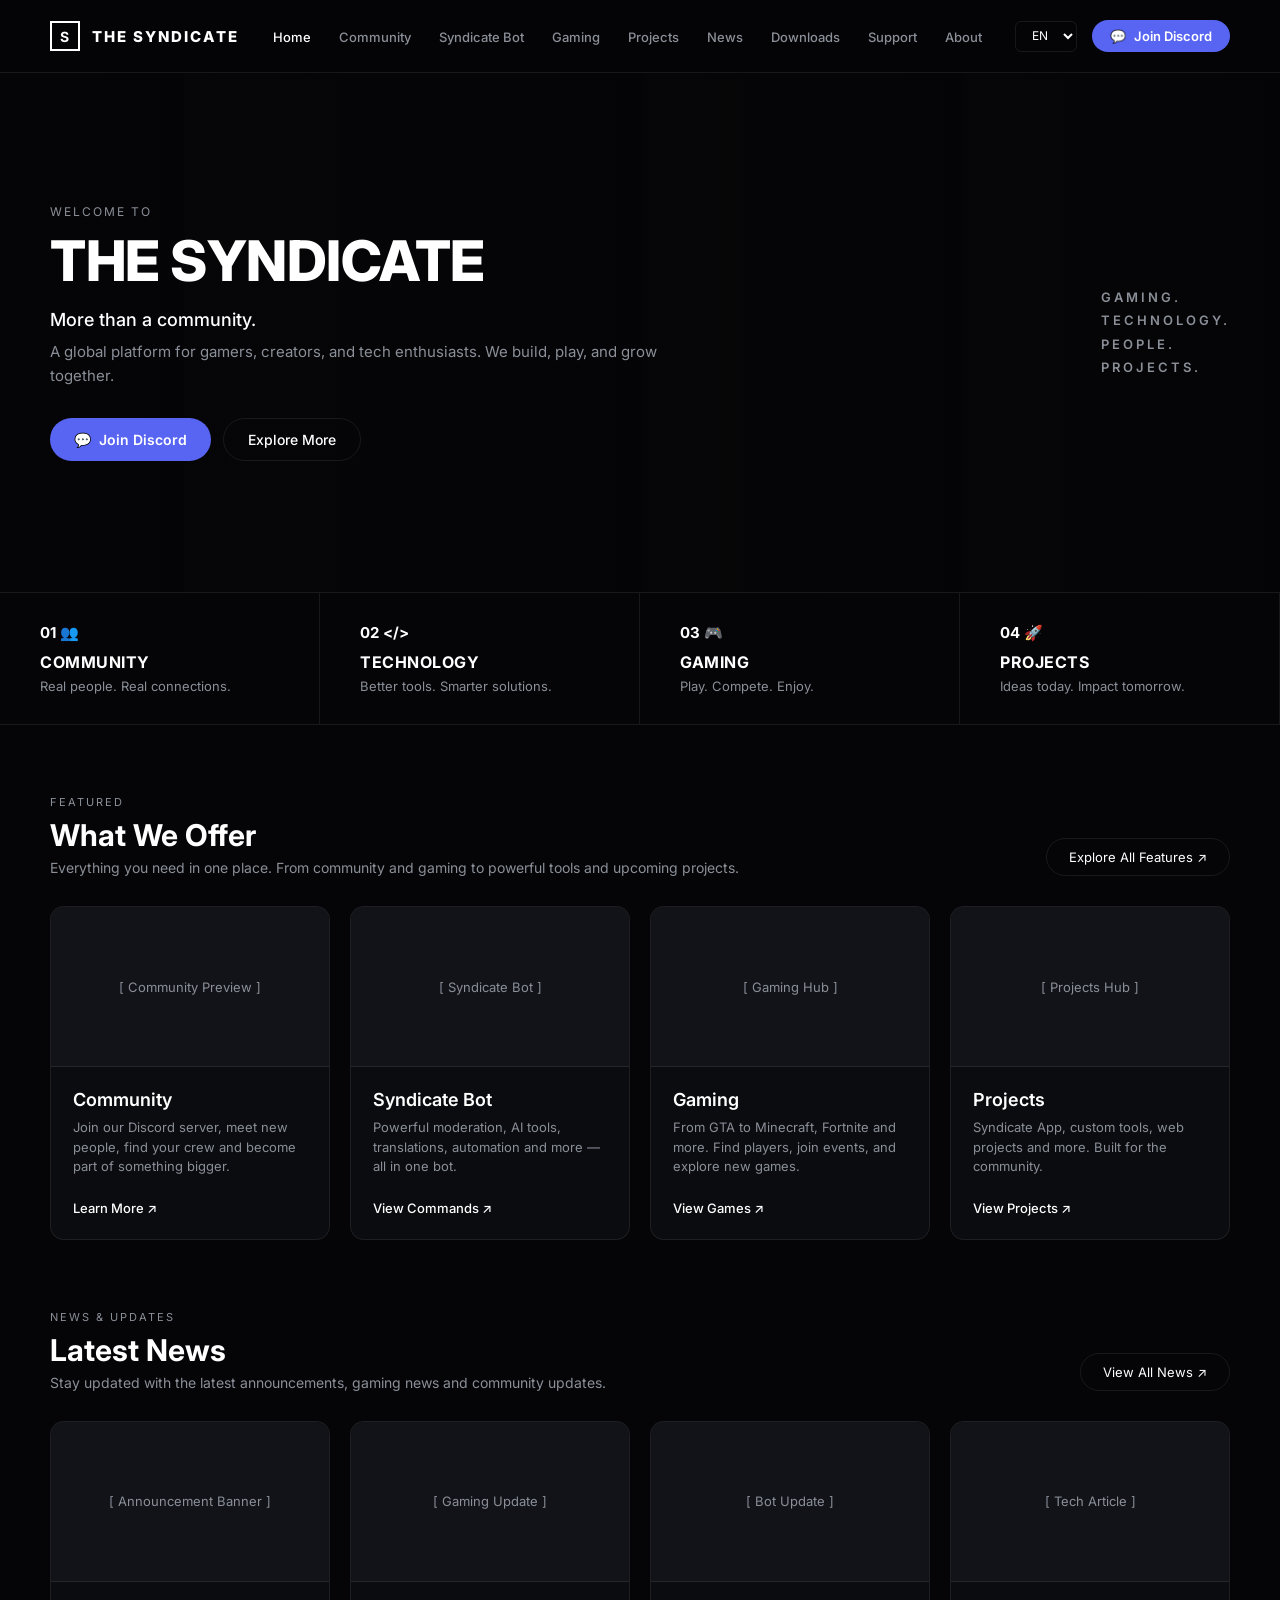
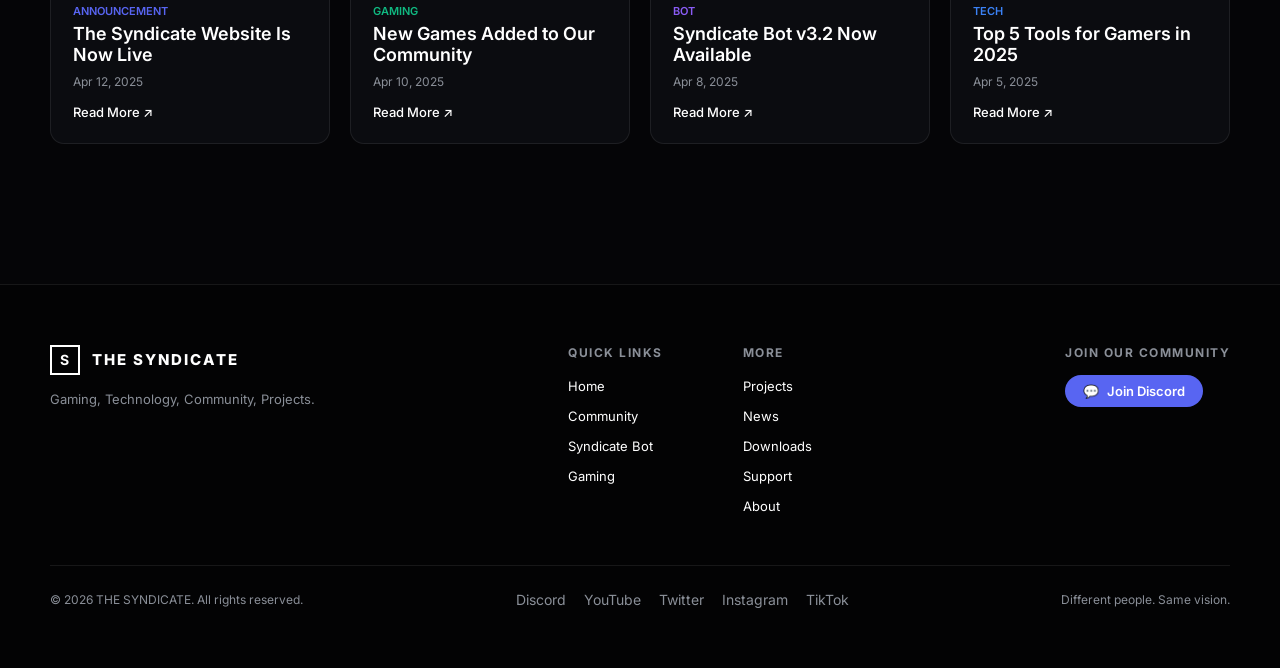
<file: index.html>
<!DOCTYPE html>
<html lang="it">
<head>
    <meta charset="UTF-8">
    <meta name="viewport" content="width=device-width, initial-scale=1.0">
    <title>The Syndicate — More than a community</title>
    <link href="https://fonts.googleapis.com/css2?family=Inter:wght@300;400;500;600;700;800&display=swap" rel="stylesheet">
    <style>
        :root {
            --bg-color: #050507;
            --card-bg: #0b0c10;
            --border-color: rgba(255, 255, 255, 0.08);
            --accent-blue: #5865F2;
            --text-main: #ffffff;
            --text-muted: #8a8f98;
        }

        * {
            margin: 0;
            padding: 0;
            box-sizing: border-box;
            font-family: 'Inter', sans-serif;
        }

        body {
            background-color: var(--bg-color);
            color: var(--text-main);
            overflow-x: hidden;
        }

        /* Header Navigation */
        header {
            display: flex;
            justify-content: space-between;
            align-items: center;
            padding: 20px 50px;
            border-bottom: 1px solid var(--border-color);
            background: rgba(5, 5, 7, 0.95);
            backdrop-filter: blur(12px);
            position: sticky;
            top: 0;
            z-index: 1000;
        }

        .logo-area {
            display: flex;
            align-items: center;
            gap: 12px;
            font-weight: 800;
            font-size: 15px;
            letter-spacing: 2px;
            text-decoration: none;
            color: #fff;
        }

        .logo-icon {
            width: 30px;
            height: 30px;
            border: 2px solid #fff;
            display: flex;
            align-items: center;
            justify-content: center;
            font-weight: bold;
            font-size: 14px;
        }

        .nav-menu {
            display: none;
            gap: 28px;
            list-style: none;
        }

        .nav-menu a {
            color: var(--text-muted);
            text-decoration: none;
            font-size: 13px;
            font-weight: 500;
            transition: color 0.2s;
        }

        .nav-menu a:hover, .nav-menu a.active {
            color: var(--text-main);
        }

        .header-right {
            display: flex;
            align-items: center;
            gap: 15px;
        }

        .lang-dropdown {
            background: transparent;
            border: 1px solid var(--border-color);
            color: #fff;
            padding: 6px 12px;
            border-radius: 6px;
            font-size: 12px;
            cursor: pointer;
        }

        .discord-pill {
            background-color: var(--accent-blue);
            color: #fff;
            padding: 8px 18px;
            border-radius: 20px;
            font-size: 13px;
            font-weight: 600;
            text-decoration: none;
            display: flex;
            align-items: center;
            gap: 8px;
            transition: opacity 0.2s;
        }

        .discord-pill:hover { opacity: 0.9; }

        /* Hero Section */
        .hero {
            position: relative;
            padding: 90px 50px;
            background: linear-gradient(90deg, rgba(5,5,7,0.98) 0%, rgba(5,5,7,0.7) 50%, rgba(5,5,7,0.3) 100%), 
                        url('https://images.unsplash.com/photo-1542751371-adc38448a05e?q=80&w=1600&auto=format&fit=crop') no-repeat center center/cover;
            border-bottom: 1px solid var(--border-color);
            min-height: 520px;
            display: flex;
            align-items: center;
            justify-content: space-between;
        }

        .hero-content {
            max-width: 650px;
            z-index: 2;
        }

        .hero-subtitle {
            font-size: 12px;
            letter-spacing: 2px;
            color: var(--text-muted);
            text-transform: uppercase;
            margin-bottom: 12px;
            display: block;
        }

        .hero h1 {
            font-size: clamp(38px, 5vw, 56px);
            font-weight: 800;
            line-height: 1.1;
            margin-bottom: 16px;
            letter-spacing: -0.5px;
        }

        .hero p.highlight {
            font-size: 18px;
            color: #fff;
            margin-bottom: 10px;
            font-weight: 500;
        }

        .hero p.desc {
            color: var(--text-muted);
            font-size: 15px;
            line-height: 1.6;
            margin-bottom: 30px;
        }

        .hero-buttons {
            display: flex;
            gap: 12px;
            flex-wrap: wrap;
        }

        .btn-discord-lg {
            background-color: var(--accent-blue);
            color: #fff;
            padding: 12px 24px;
            border-radius: 25px;
            font-weight: 600;
            text-decoration: none;
            font-size: 14px;
            display: inline-flex;
            align-items: center;
            gap: 8px;
        }

        .btn-explore {
            background: transparent;
            color: #fff;
            border: 1px solid var(--border-color);
            padding: 12px 24px;
            border-radius: 25px;
            font-weight: 500;
            text-decoration: none;
            font-size: 14px;
            transition: border-color 0.2s;
        }

        .btn-explore:hover { border-color: #fff; }

        .hero-right-text {
            display: none;
            text-right: right;
            color: var(--text-muted);
            font-size: 13px;
            letter-spacing: 3px;
            line-height: 1.8;
            text-transform: uppercase;
            font-weight: 600;
        }

        /* Stats Bar */
        .stats-bar {
            display: grid;
            grid-template-columns: repeat(auto-fit, minmax(240px, 1fr));
            border-bottom: 1px solid var(--border-color);
            background: var(--bg-color);
        }

        .stat-box {
            padding: 30px 40px;
            border-right: 1px solid var(--border-color);
        }

        .stat-number {
            font-size: 15px;
            font-weight: 700;
            color: #fff;
            margin-bottom: 10px;
            display: flex;
            align-items: center;
            gap: 10px;
        }

        .stat-heading {
            font-size: 16px;
            font-weight: 700;
            margin-bottom: 6px;
            letter-spacing: 0.5px;
        }

        .stat-sub {
            font-size: 13px;
            color: var(--text-muted);
        }

        /* Main Container */
        .main-container {
            max-width: 1400px;
            margin: 0 auto;
            padding: 70px 50px;
        }

        .section-header-flex {
            display: flex;
            justify-content: space-between;
            align-items: flex-end;
            margin-bottom: 30px;
        }

        .section-tag {
            font-size: 11px;
            letter-spacing: 2px;
            color: var(--text-muted);
            text-transform: uppercase;
            margin-bottom: 8px;
            display: block;
        }

        .section-title {
            font-size: 30px;
            font-weight: 700;
        }

        .section-desc {
            color: var(--text-muted);
            font-size: 14px;
            margin-top: 6px;
        }

        .btn-view-all {
            background: transparent;
            border: 1px solid var(--border-color);
            color: #fff;
            padding: 10px 22px;
            border-radius: 25px;
            font-size: 13px;
            text-decoration: none;
            transition: border-color 0.2s;
        }

        .btn-view-all:hover { border-color: #fff; }

        /* Cards Grid */
        .cards-grid {
            display: grid;
            grid-template-columns: repeat(auto-fit, minmax(280px, 1fr));
            gap: 20px;
            margin-bottom: 70px;
        }

        .content-card {
            background-color: var(--card-bg);
            border: 1px solid var(--border-color);
            border-radius: 14px;
            overflow: hidden;
            transition: transform 0.2s;
        }

        .content-card:hover { transform: translateY(-4px); }

        .card-thumbnail {
            height: 160px;
            background: #121318;
            border-bottom: 1px solid var(--border-color);
            display: flex;
            align-items: center;
            justify-content: center;
            color: var(--text-muted);
            font-size: 13px;
        }

        .card-content {
            padding: 22px;
        }

        .card-content h3 {
            font-size: 18px;
            font-weight: 600;
            margin-bottom: 8px;
        }

        .card-content p {
            color: var(--text-muted);
            font-size: 13px;
            line-height: 1.5;
            margin-bottom: 20px;
        }

        .card-action-link {
            color: #fff;
            text-decoration: none;
            font-size: 13px;
            font-weight: 500;
            display: inline-flex;
            align-items: center;
            gap: 6px;
        }

        .card-action-link:hover { color: var(--accent-blue); }

        /* Footer */
        footer {
            border-top: 1px solid var(--border-color);
            padding: 60px 50px;
            background: #030304;
        }

        .footer-inner {
            max-width: 1400px;
            margin: 0 auto;
            display: flex;
            justify-content: space-between;
            align-items: flex-start;
            flex-wrap: wrap;
            gap: 40px;
        }

        .footer-cols {
            display: flex;
            gap: 80px;
            flex-wrap: wrap;
        }

        .footer-col h4 {
            font-size: 12px;
            letter-spacing: 1.5px;
            color: var(--text-muted);
            text-transform: uppercase;
            margin-bottom: 15px;
        }

        .footer-col ul {
            list-style: none;
            display: flex;
            flex-direction: column;
            gap: 10px;
        }

        .footer-col ul a {
            color: #fff;
            text-decoration: none;
            font-size: 13px;
        }

        .footer-col ul a:hover { color: var(--text-muted); }

        .footer-bottom {
            max-width: 1400px;
            margin: 50px auto 0 auto;
            padding-top: 25px;
            border-top: 1px solid var(--border-color);
            display: flex;
            justify-content: space-between;
            align-items: center;
            color: var(--text-muted);
            font-size: 12px;
            flex-wrap: wrap;
            gap: 15px;
        }

        .social-icons {
            display: flex;
            gap: 18px;
        }

        .social-icons a {
            color: var(--text-muted);
            text-decoration: none;
            font-size: 14px;
        }

        @media(min-width: 768px) {
            .nav-menu { display: flex; }
            .hero-right-text { display: block; }
        }
    </style>
</head>
<body>

    <!-- Header Navbar -->
    <header>
        <a href="#" class="logo-area">
            <div class="logo-icon">S</div>
            THE SYNDICATE
        </a>
        <ul class="nav-menu">
            <li><a href="#" class="active">Home</a></li>
            <li><a href="#community">Community</a></li>
            <li><a href="#bot">Syndicate Bot</a></li>
            <li><a href="#gaming">Gaming</a></li>
            <li><a href="#projects">Projects</a></li>
            <li><a href="#news">News</a></li>
            <li><a href="#downloads">Downloads</a></li>
            <li><a href="#support">Support</a></li>
            <li><a href="#about">About</a></li>
        </ul>
        <div class="header-right">
            <select class="lang-dropdown">
                <option>EN</option>
            </select>
            <a href="https://discord.gg/syndicateps" target="_blank" class="discord-pill">
                <span>💬</span> Join Discord
            </a>
        </div>
    </header>

    <!-- Hero Section -->
    <section class="hero">
        <div class="hero-content">
            <span class="hero-subtitle">WELCOME TO</span>
            <h1>THE SYNDICATE</h1>
            <p class="highlight">More than a community.</p>
            <p class="desc">A global platform for gamers, creators, and tech enthusiasts. We build, play, and grow together.</p>
            <div class="hero-buttons">
                <a href="https://discord.gg/syndicateps" target="_blank" class="btn-discord-lg"><span>💬</span> Join Discord</a>
                <a href="#community" class="btn-explore">Explore More</a>
            </div>
        </div>
        <div class="hero-right-text">
            GAMING.<br>
            TECHNOLOGY.<br>
            PEOPLE.<br>
            PROJECTS.
        </div>
    </section>

    <!-- Stats Bar -->
    <div class="stats-bar">
        <div class="stat-box">
            <div class="stat-number">01 👥</div>
            <div class="stat-heading">COMMUNITY</div>
            <div class="stat-sub">Real people. Real connections.</div>
        </div>
        <div class="stat-box">
            <div class="stat-number">02 &lt;/&gt;</div>
            <div class="stat-heading">TECHNOLOGY</div>
            <div class="stat-sub">Better tools. Smarter solutions.</div>
        </div>
        <div class="stat-box">
            <div class="stat-number">03 🎮</div>
            <div class="stat-heading">GAMING</div>
            <div class="stat-sub">Play. Compete. Enjoy.</div>
        </div>
        <div class="stat-box">
            <div class="stat-number">04 🚀</div>
            <div class="stat-heading">PROJECTS</div>
            <div class="stat-sub">Ideas today. Impact tomorrow.</div>
        </div>
    </div>

    <!-- Main Container: What We Offer -->
    <div class="main-container" id="community">
        <div class="section-header-flex">
            <div>
                <span class="section-tag">FEATURED</span>
                <h2 class="section-title">What We Offer</h2>
                <p class="section-desc">Everything you need in one place. From community and gaming to powerful tools and upcoming projects.</p>
            </div>
            <a href="https://discord.gg/syndicateps" target="_blank" class="btn-view-all">Explore All Features ↗</a>
        </div>

        <div class="cards-grid">
            <div class="content-card">
                <div class="card-thumbnail">[ Community Preview ]</div>
                <div class="card-content">
                    <h3>Community</h3>
                    <p>Join our Discord server, meet new people, find your crew and become part of something bigger.</p>
                    <a href="https://discord.gg/syndicateps" target="_blank" class="card-action-link">Learn More ↗</a>
                </div>
            </div>
            <div class="content-card" id="bot">
                <div class="card-thumbnail">[ Syndicate Bot ]</div>
                <div class="card-content">
                    <h3>Syndicate Bot</h3>
                    <p>Powerful moderation, AI tools, translations, automation and more — all in one bot.</p>
                    <!-- Collegato alla tua Bot ID: 1550616005808492604 -->
                    <a href="https://discord.com/oauth2/authorize?client_id=1550616005808492604&scope=bot+applications.commands" target="_blank" class="card-action-link">View Commands ↗</a>
                </div>
            </div>
            <div class="content-card" id="gaming">
                <div class="card-thumbnail">[ Gaming Hub ]</div>
                <div class="card-content">
                    <h3>Gaming</h3>
                    <p>From GTA to Minecraft, Fortnite and more. Find players, join events, and explore new games.</p>
                    <a href="https://discord.gg/syndicateps" target="_blank" class="card-action-link">View Games ↗</a>
                </div>
            </div>
            <div class="content-card" id="projects">
                <div class="card-thumbnail">[ Projects Hub ]</div>
                <div class="card-content">
                    <h3>Projects</h3>
                    <p>Syndicate App, custom tools, web projects and more. Built for the community.</p>
                    <a href="https://discord.gg/syndicateps" target="_blank" class="card-action-link">View Projects ↗</a>
                </div>
            </div>
        </div>

        <!-- Latest News Section -->
        <div class="section-header-flex" id="news">
            <div>
                <span class="section-tag">NEWS &amp; UPDATES</span>
                <h2 class="section-title">Latest News</h2>
                <p class="section-desc">Stay updated with the latest announcements, gaming news and community updates.</p>
            </div>
            <a href="https://discord.gg/syndicateps" target="_blank" class="btn-view-all">View All News ↗</a>
        </div>

        <div class="cards-grid">
            <div class="content-card">
                <div class="card-thumbnail">[ Announcement Banner ]</div>
                <div class="card-content">
                    <span style="font-size: 11px; color: var(--accent-blue); font-weight: 600; display: block; margin-bottom: 5px;">ANNOUNCEMENT</span>
                    <h3>The Syndicate Website Is Now Live</h3>
                    <p style="font-size: 12px; margin-bottom: 10px;">Apr 12, 2025</p>
                    <a href="https://discord.gg/syndicateps" target="_blank" class="card-action-link">Read More ↗</a>
                </div>
            </div>
            <div class="content-card">
                <div class="card-thumbnail">[ Gaming Update ]</div>
                <div class="card-content">
                    <span style="font-size: 11px; color: #10B981; font-weight: 600; display: block; margin-bottom: 5px;">GAMING</span>
                    <h3>New Games Added to Our Community</h3>
                    <p style="font-size: 12px; margin-bottom: 10px;">Apr 10, 2025</p>
                    <a href="https://discord.gg/syndicateps" target="_blank" class="card-action-link">Read More ↗</a>
                </div>
            </div>
            <div class="content-card">
                <div class="card-thumbnail">[ Bot Update ]</div>
                <div class="card-content">
                    <span style="font-size: 11px; color: #8B5CF6; font-weight: 600; display: block; margin-bottom: 5px;">BOT</span>
                    <h3>Syndicate Bot v3.2 Now Available</h3>
                    <p style="font-size: 12px; margin-bottom: 10px;">Apr 8, 2025</p>
                    <a href="https://discord.com/oauth2/authorize?client_id=1550616005808492604&scope=bot+applications.commands" target="_blank" class="card-action-link">Read More ↗</a>
                </div>
            </div>
            <div class="content-card">
                <div class="card-thumbnail">[ Tech Article ]</div>
                <div class="card-content">
                    <span style="font-size: 11px; color: #3B82F6; font-weight: 600; display: block; margin-bottom: 5px;">TECH</span>
                    <h3>Top 5 Tools for Gamers in 2025</h3>
                    <p style="font-size: 12px; margin-bottom: 10px;">Apr 5, 2025</p>
                    <a href="https://discord.gg/syndicateps" target="_blank" class="card-action-link">Read More ↗</a>
                </div>
            </div>
        </div>
    </div>

    <!-- Footer -->
    <footer id="support">
        <div class="footer-inner">
            <div style="max-width: 280px;">
                <a href="#" class="logo-area" style="margin-bottom: 15px;">
                    <div class="logo-icon">S</div>
                    THE SYNDICATE
                </a>
                <p style="color: var(--text-muted); font-size: 13px; line-height: 1.5;">Gaming, Technology, Community, Projects.</p>
            </div>
            
            <div class="footer-cols">
                <div class="footer-col" id="about">
                    <h4>Quick Links</h4>
                    <ul>
                        <li><a href="#">Home</a></li>
                        <li><a href="#community">Community</a></li>
                        <li><a href="#bot">Syndicate Bot</a></li>
                        <li><a href="#gaming">Gaming</a></li>
                    </ul>
                </div>
                <div class="footer-col">
                    <h4>More</h4>
                    <ul>
                        <li><a href="#projects">Projects</a></li>
                        <li><a href="#news">News</a></li>
                        <li><a href="#downloads">Downloads</a></li>
                        <li><a href="#support">Support</a></li>
                        <li><a href="#about">About</a></li>
                    </ul>
                </div>
            </div>

            <div>
                <h4 style="font-size: 12px; letter-spacing: 1.5px; color: var(--text-muted); text-transform: uppercase; margin-bottom: 15px;">Join Our Community</h4>
                <a href="https://discord.gg/syndicateps" target="_blank" class="discord-pill" style="margin-bottom: 15px; display: inline-flex;">
                    <span>💬</span> Join Discord
                </a>
            </div>
        </div>

        <div class="footer-bottom">
            <p>© 2026 THE SYNDICATE. All rights reserved.</p>
            <div class="social-icons">
                <a href="https://discord.gg/syndicateps" target="_blank">Discord</a>
                <a href="#">YouTube</a>
                <a href="#">Twitter</a>
                <a href="#">Instagram</a>
                <a href="#">TikTok</a>
            </div>
            <p>Different people. Same vision.</p>
        </div>
    </footer>

</body>
</html>
</file>
